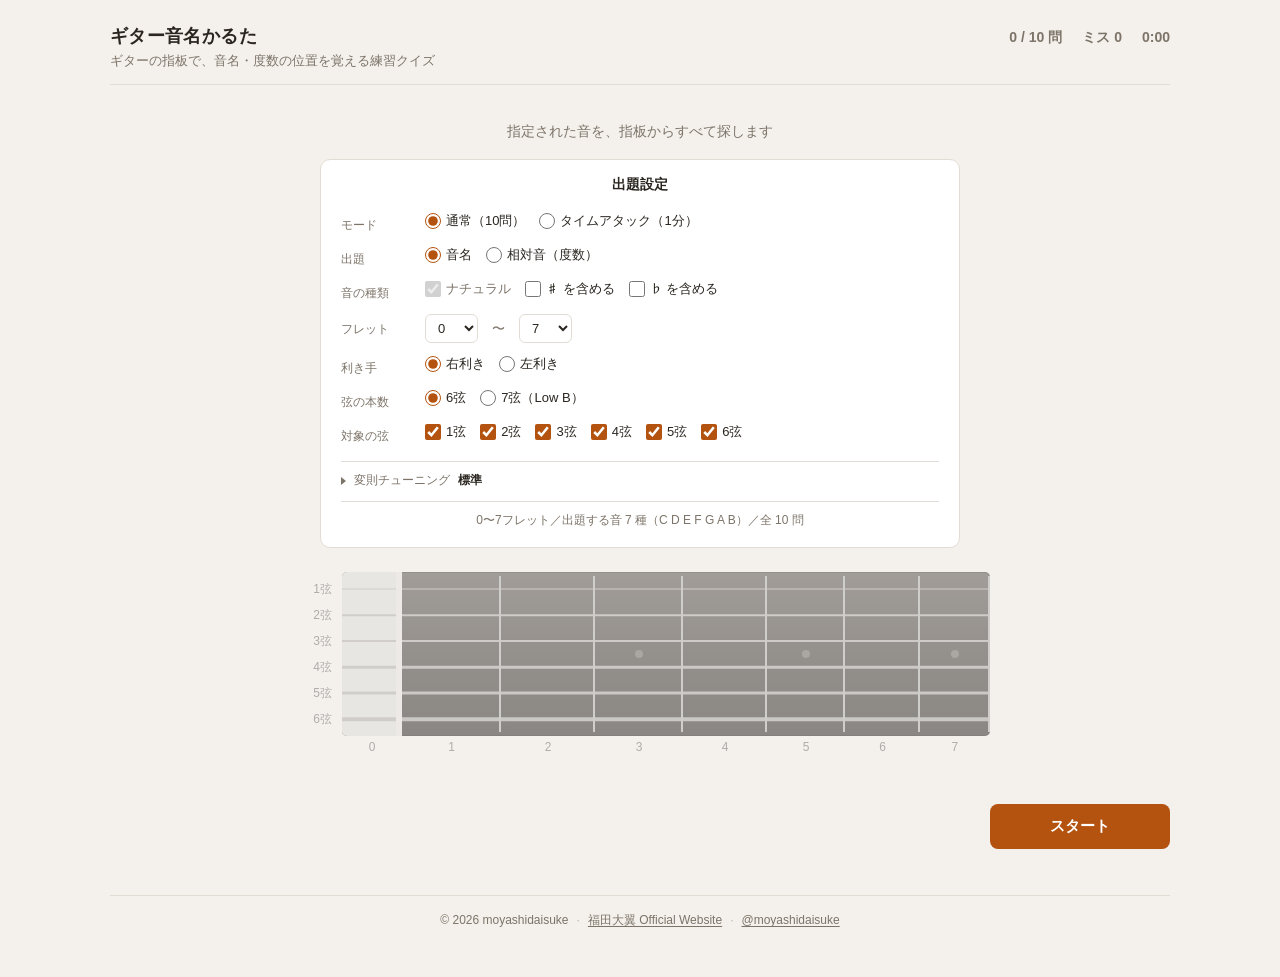
<file: index.html>
<!DOCTYPE html>
<html lang="ja">
  <head>
    <meta charset="utf-8" />
    <meta name="viewport" content="width=device-width, initial-scale=1" />
    <title>ギター音名かるた</title>
    <meta
      name="description"
      content="ギターの指板上の音名や度数（相対音）の位置を覚える練習クイズ。出された音を、かるたのように指板からすべて探して答えます。"
    />

    <!-- SNS でシェアされたときのカード表示用 -->
    <meta property="og:type" content="website" />
    <meta property="og:title" content="ギター音名かるた" />
    <meta
      property="og:description"
      content="ギターの指板上の音名や度数（相対音）の位置を覚える練習クイズ。出された音を、かるたのように指板からすべて探して答えます。"
    />
    <meta property="og:url" content="https://onmei.moyashidaisuke.com/" />
    <meta property="og:image" content="https://onmei.moyashidaisuke.com/og.png" />
    <meta property="og:image:width" content="1200" />
    <meta property="og:image:height" content="630" />
    <meta property="og:image:alt" content="ギター音名かるた。指板で、音名・度数の位置を覚える練習クイズ" />
    <meta property="og:locale" content="ja_JP" />
    <meta name="twitter:card" content="summary_large_image" />

    <link rel="canonical" href="https://onmei.moyashidaisuke.com/" />
    <link rel="icon" href="/favicon.svg" type="image/svg+xml" />
    <link rel="apple-touch-icon" href="/apple-touch-icon.png" />

    <!-- 検索エンジン向けの構造化データ（無料のWebアプリ、作者） -->
    <script type="application/ld+json">{"@context": "https://schema.org", "@type": "WebApplication", "name": "ギター音名かるた", "url": "https://onmei.moyashidaisuke.com/", "description": "ギターの指板上の音名や度数（相対音）の位置を覚える練習クイズ。出された音を、かるたのように指板からすべて探して答えます。", "applicationCategory": "EducationalApplication", "operatingSystem": "Web", "inLanguage": "ja", "offers": {"@type": "Offer", "price": "0", "priceCurrency": "JPY"}, "author": {"@type": "Person", "name": "福田大翼", "url": "https://moyashidaisuke.com/"}}</script>

    <link rel="stylesheet" href="styles.css" />
  </head>
  <body>
    <div class="app" id="app" data-state="idle">
      <header class="header">
        <div class="title-block">
          <h1 class="title">ギター音名かるた</h1>
          <p class="subtitle">ギターの指板で、音名・度数の位置を覚える練習クイズ</p>
        </div>
        <div class="stats">
          <span class="stat" id="progress">0 / 10 問</span>
          <span class="stat" id="miss">ミス 0</span>
          <span class="stat" id="timer">0:00</span>
        </div>
      </header>

      <main class="main">
        <section class="prompt" aria-live="polite">
          <p class="prompt-question">
            <strong class="prompt-note" id="question-note"></strong>
            <span class="prompt-lead" id="prompt-lead"></span>
          </p>
          <p class="prompt-remaining" id="remaining"></p>
        </section>

        <section class="settings" id="settings">
          <h2 class="settings-title">出題設定</h2>

          <div class="setting-row">
            <span class="setting-label">モード</span>
            <div class="setting-options" id="opt-mode">
              <label class="option">
                <input type="radio" name="mode" value="normal" checked /> 通常（10問）
              </label>
              <label class="option">
                <input type="radio" name="mode" value="timeattack" /> タイムアタック（1分）
              </label>
            </div>
          </div>

          <div class="setting-row">
            <span class="setting-label">出題</span>
            <div class="setting-options" id="opt-quiz-type">
              <label class="option">
                <input type="radio" name="quizType" value="note" checked /> 音名
              </label>
              <label class="option">
                <input type="radio" name="quizType" value="interval" /> 相対音（度数）
              </label>
            </div>
          </div>

          <div class="setting-row" data-interval-only hidden>
            <span class="setting-label">ルート</span>
            <div class="setting-options">
              <label class="option">
                <input type="checkbox" id="opt-show-root" /> 指板に表示する
              </label>
            </div>
          </div>

          <div class="setting-row" data-interval-only hidden>
            <span class="setting-label">度数の表記</span>
            <div class="setting-options" id="opt-interval-naming">
              <label class="option">
                <input type="radio" name="intervalNaming" value="ja" checked /> 和名（長3度）
              </label>
              <label class="option">
                <input type="radio" name="intervalNaming" value="en" /> 英語（3rd）
              </label>
            </div>
          </div>

          <div class="setting-row" data-interval-only hidden>
            <span class="setting-label">プリセット</span>
            <div class="setting-options">
              <label class="range-field">
                <select id="opt-interval-preset" aria-label="度数のプリセット"></select>
              </label>
            </div>
          </div>

          <div class="setting-row" data-interval-only hidden>
            <span class="setting-label">度数</span>
            <div class="setting-options" id="opt-intervals"></div>
          </div>

          <div class="setting-row" data-interval-only hidden>
            <span class="setting-label">テンション</span>
            <div class="setting-options" id="opt-tensions"></div>
          </div>

          <div class="setting-row">
            <span class="setting-label">音の種類</span>
            <div class="setting-options">
              <label class="option"><input type="checkbox" checked disabled /> ナチュラル</label>
              <label class="option"><input type="checkbox" id="opt-sharps" /> ♯ を含める</label>
              <label class="option"><input type="checkbox" id="opt-flats" /> ♭ を含める</label>
            </div>
          </div>

          <div class="setting-row">
            <span class="setting-label">フレット</span>
            <div class="setting-options">
              <label class="range-field">
                <select id="opt-fret-min" aria-label="開始フレット"></select>
              </label>
              <span class="range-sep">〜</span>
              <label class="range-field">
                <select id="opt-fret-max" aria-label="終了フレット"></select>
              </label>
            </div>
          </div>

          <div class="setting-row">
            <span class="setting-label">利き手</span>
            <div class="setting-options" id="opt-handedness">
              <label class="option">
                <input type="radio" name="handedness" value="right" checked /> 右利き
              </label>
              <label class="option">
                <input type="radio" name="handedness" value="left" /> 左利き
              </label>
            </div>
          </div>

          <div class="setting-row">
            <span class="setting-label">弦の本数</span>
            <div class="setting-options" id="opt-string-count">
              <label class="option">
                <input type="radio" name="stringCount" value="6" checked /> 6弦
              </label>
              <label class="option">
                <input type="radio" name="stringCount" value="7" /> 7弦（Low B）
              </label>
            </div>
          </div>

          <div class="setting-row">
            <span class="setting-label">対象の弦</span>
            <div class="setting-options" id="opt-strings">
              <label class="option"><input type="checkbox" value="1" checked /> 1弦</label>
              <label class="option"><input type="checkbox" value="2" checked /> 2弦</label>
              <label class="option"><input type="checkbox" value="3" checked /> 3弦</label>
              <label class="option"><input type="checkbox" value="4" checked /> 4弦</label>
              <label class="option"><input type="checkbox" value="5" checked /> 5弦</label>
              <label class="option"><input type="checkbox" value="6" checked /> 6弦</label>
              <label class="option" data-string-option="7">
                <input type="checkbox" value="7" checked /> 7弦
              </label>
            </div>
          </div>

          <details class="tuning">
            <summary class="tuning-summary">
              変則チューニング
              <span class="tuning-current" id="tuning-current">標準</span>
            </summary>

            <div class="setting-row">
              <span class="setting-label">プリセット</span>
              <div class="setting-options">
                <label class="range-field">
                  <select id="opt-tuning-preset" aria-label="チューニングのプリセット"></select>
                </label>
              </div>
            </div>

            <div class="tuning-strings" id="opt-tuning"></div>
          </details>

          <p class="settings-summary" id="settings-summary"></p>
        </section>

        <section class="result" aria-live="polite">
          <h2 class="result-title">セッション終了</h2>
          <dl class="result-grid">
            <div class="result-item" id="result-count-item">
              <dt id="result-count-label">出題数</dt>
              <dd id="result-questions">-</dd>
            </div>
            <div class="result-item">
              <dt>正解タップ</dt>
              <dd id="result-correct">-</dd>
            </div>
            <div class="result-item">
              <dt>誤答タップ</dt>
              <dd id="result-wrong">-</dd>
            </div>
            <div class="result-item">
              <dt id="result-time-label">かかった時間</dt>
              <dd id="result-time">-</dd>
            </div>
            <div class="result-item is-primary" id="result-main-item">
              <dt id="result-main-label">正答率</dt>
              <dd id="result-main">-</dd>
            </div>
          </dl>

          <div class="result-actions">
            <p class="share-title">結果をシェア</p>
            <div class="share-buttons">
              <a class="share-chip" id="share-x" target="_blank" rel="noopener noreferrer">
                <img class="share-icon" src="assets/x-logo.svg" alt="" width="15" height="15" />
                X
              </a>
              <a class="share-chip" id="share-line" target="_blank" rel="noopener noreferrer">
                <img class="share-icon" src="assets/line-icon.png" alt="" width="18" height="18" />
                LINE
              </a>
              <button class="share-chip" id="share-copy" type="button">コピー</button>
              <button class="share-chip" id="share-more" type="button">その他</button>
            </div>
            <p class="share-note" id="share-note" role="status" aria-live="polite"></p>
          </div>
        </section>

        <section class="board-area">
          <div class="fretboard" id="fretboard"></div>
        </section>
      </main>

      <footer class="footer">
        <button class="secondary-button" id="secondary-button" type="button">設定を変える</button>
        <button class="primary-button" id="primary-button" type="button">スタート</button>
      </footer>

      <footer class="site-footer">
        <p class="credit">
          © 2026 moyashidaisuke<span class="credit-sep">·</span
          ><a
            class="credit-link"
            href="https://moyashidaisuke.com/"
            target="_blank"
            rel="noopener noreferrer"
            >福田大翼 Official Website</a
          ><span class="credit-sep">·</span
          ><a
            class="credit-link"
            href="https://x.com/moyashidaisuke"
            target="_blank"
            rel="noopener noreferrer"
            >@moyashidaisuke</a
          >
        </p>
      </footer>
    </div>

    <p class="sr-only" id="sr-status" role="status" aria-live="polite"></p>

    <script type="module" src="src/main.js"></script>
  </body>
</html>
</file>
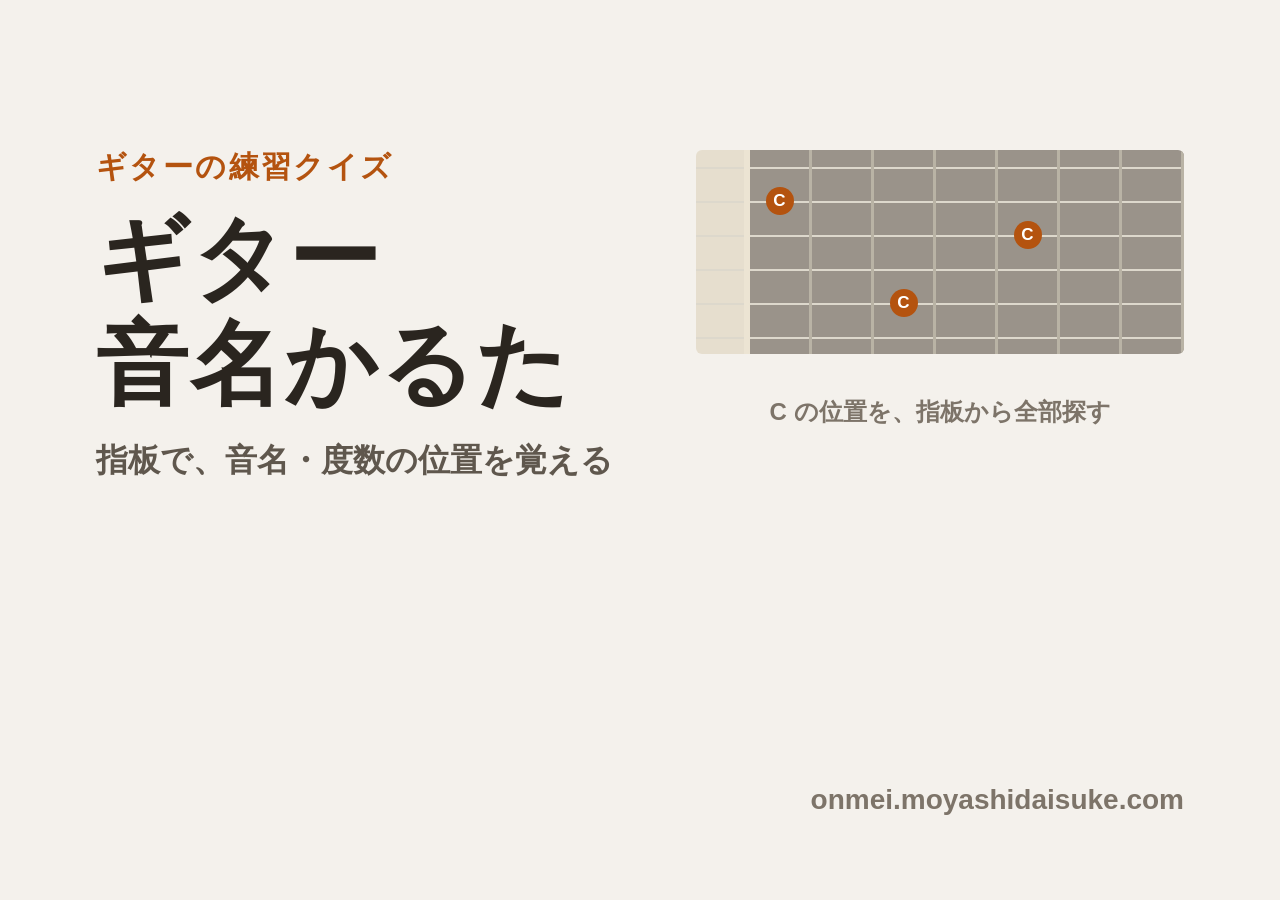
<file: docs/og-image.html>
<!doctype html>
<!-- 共有用画像 og.png（1200×630）の元。再生成：Chrome で --headless=new --window-size=1200,630 --virtual-time-budget=6000 --screenshot=og.png を付けてこのファイルを開く。 -->
<html lang="ja"><head><meta charset="utf-8">
<style>
  html, body { margin: 0; width: 1200px; height: 630px; overflow: hidden; }
  body { box-sizing: border-box; display: flex; flex-direction: column; justify-content: center; padding: 0 96px; background: #f4f1ec; color: #2a251f; font-family: "Hiragino Sans", "Hiragino Kaku Gothic ProN", sans-serif; }
  .label { margin: 0 0 18px; color: #b4530f; font-size: 30px; font-weight: 700; letter-spacing: .08em; }
  h1 { margin: 0; font-size: 92px; font-weight: 800; letter-spacing: .02em; line-height: 1.15; }
  .lead { margin: 22px 0 0; max-width: 520px; color: #5f574d; font-size: 32px; font-weight: 600; }
  .board { position: absolute; right: 96px; top: 150px; display: grid; grid-template-columns: 54px repeat(7, 62px); grid-template-rows: repeat(6, 34px); background: linear-gradient(90deg, #e6dece 54px, #9a938a 54px); border-radius: 6px; overflow: hidden; }
  .cell { position: relative; border-right: 3px solid #b9b3a5; }
  .cell.open { border-right: 6px solid #ece4d3; }
  .cell::before { content: ""; position: absolute; left: 0; right: 0; top: 50%; height: 2px; background: #ddd8cc; }
  .dot { position: absolute; top: 3px; left: 50%; z-index: 1; width: 28px; height: 28px; margin-left: -14px; border-radius: 50%; background: #b4530f; color: #fff; font: 700 17px/28px sans-serif; text-align: center; }
  .caption { position: absolute; right: 96px; top: 372px; width: 488px; color: #7d7469; font-size: 24px; font-weight: 600; text-align: center; }
  .url { position: absolute; right: 96px; bottom: 56px; color: #7d7469; font-size: 28px; font-weight: 600; }
</style></head>
<body>
  <p class="label">ギターの練習クイズ</p>
  <h1>ギター<br />音名かるた</h1>
  <p class="lead">指板で、音名・度数の位置を覚える</p>
  <!-- 0〜7フレットの C（2弦1F・5弦3F・3弦5F） -->
  <div class="board"><div class="cell open"></div><div class="cell"></div><div class="cell"></div><div class="cell"></div><div class="cell"></div><div class="cell"></div><div class="cell"></div><div class="cell"></div><div class="cell open"></div><div class="cell"><span class="dot">C</span></div><div class="cell"></div><div class="cell"></div><div class="cell"></div><div class="cell"></div><div class="cell"></div><div class="cell"></div><div class="cell open"></div><div class="cell"></div><div class="cell"></div><div class="cell"></div><div class="cell"></div><div class="cell"><span class="dot">C</span></div><div class="cell"></div><div class="cell"></div><div class="cell open"></div><div class="cell"></div><div class="cell"></div><div class="cell"></div><div class="cell"></div><div class="cell"></div><div class="cell"></div><div class="cell"></div><div class="cell open"></div><div class="cell"></div><div class="cell"></div><div class="cell"><span class="dot">C</span></div><div class="cell"></div><div class="cell"></div><div class="cell"></div><div class="cell"></div><div class="cell open"></div><div class="cell"></div><div class="cell"></div><div class="cell"></div><div class="cell"></div><div class="cell"></div><div class="cell"></div><div class="cell"></div></div>
  <p class="caption">C の位置を、指板から全部探す</p>
  <p class="url">onmei.moyashidaisuke.com</p>
</body></html>
</file>
<file: styles.css>
:root {
  --page-bg: #f4f1ec;
  --panel-bg: #ffffff;
  --text: #2a251f;
  --muted: #7d7469;
  --line: #e2ddd4;
  --accent: #b4530f;

  --wood-top: #7a5333;
  --wood-mid: #5c3b24;
  --wood-bottom: #462e1c;
  --nut: #ece4d3;
  --nut-area: #e6dece;
  --fret-wire: #b9b3a5;
  --string: #ddd8cc;

  --correct: #2e7d32;
  --wrong: #c62828;
  --root: #1565c0;

  --label-w: 52px;
  --open-w: 60px;
  /* 弦の間隔。1弦の上・6弦の下の余白はこの半分になる */
  --row-h: 26px;
  --number-h: 30px;
  /* 1弦の上・6弦の下にも板がはみ出す分 */
  --board-pad: 4px;
}

* {
  box-sizing: border-box;
}

body {
  margin: 0;
  background: var(--page-bg);
  color: var(--text);
  font-family: -apple-system, BlinkMacSystemFont, 'Hiragino Sans', 'Noto Sans JP', sans-serif;
  /* ダブルタップズームによるタップ反応の遅延を防ぐ */
  touch-action: manipulation;
  -webkit-text-size-adjust: 100%;
}

.app {
  max-width: 1100px;
  margin: 0 auto;
  padding: 24px 20px 48px;
}

/* ---------- ヘッダー ---------- */

.header {
  display: flex;
  flex-wrap: wrap;
  gap: 6px 16px;
  align-items: baseline;
  justify-content: space-between;
  padding-bottom: 14px;
  border-bottom: 1px solid var(--line);
}

.title {
  margin: 0;
  font-size: 18px;
  letter-spacing: 0.02em;
}

/* ツール名だけでは中身が分からないので、何ができるかを一文で添える */
.subtitle {
  margin: 4px 0 0;
  color: var(--muted);
  font-size: 13px;
}

.stats {
  display: flex;
  gap: 20px;
  margin-left: auto;
  white-space: nowrap;
  font-size: 14px;
  font-variant-numeric: tabular-nums;
  color: var(--muted);
}

.stat {
  font-weight: 600;
}

/* ---------- 出題エリア ---------- */

.main {
  padding: 28px 0 8px;
}

.prompt {
  text-align: center;
  min-height: 128px;
}

.prompt-question {
  margin: 0;
  display: flex;
  align-items: baseline;
  justify-content: center;
  gap: 12px;
}

.prompt-note {
  font-size: 56px;
  line-height: 1.1;
  color: var(--accent);
  font-variant-numeric: tabular-nums;
}

.prompt-note:empty {
  display: none;
}

.prompt-lead {
  font-size: 18px;
  font-weight: 600;
}

.prompt-remaining {
  margin: 10px 0 0;
  font-size: 14px;
  color: var(--muted);
}

/* ---------- 出題設定（スタート前のみ表示） ---------- */

.settings {
  display: none;
  max-width: 640px;
  margin: 0 auto;
  padding: 16px 20px 18px;
  background: var(--panel-bg);
  border: 1px solid var(--line);
  border-radius: 10px;
}

.app[data-state='idle'] .settings {
  display: block;
}

/* 設定画面では出題文が空になるため、その分の高さを詰める */
.app[data-state='idle'] .prompt {
  min-height: 0;
  margin-bottom: 18px;
}

.settings-title {
  margin: 0 0 12px;
  font-size: 14px;
  text-align: center;
}

.setting-row {
  display: flex;
  align-items: baseline;
  gap: 12px;
  padding: 6px 0;
}

/*
 * display を指定した要素では hidden 属性が効かなくなるため、明示的に打ち消す。
 * （hidden は display: none 相当だが、後から書いた display: flex に負ける）
 */
.setting-row[hidden] {
  display: none;
}

.setting-label {
  flex: none;
  width: 72px;
  font-size: 12px;
  color: var(--muted);
}

.setting-options {
  display: flex;
  flex-wrap: wrap;
  align-items: center;
  gap: 6px 14px;
}

.range-field select {
  padding: 5px 8px;
  border: 1px solid var(--line);
  border-radius: 6px;
  background: var(--panel-bg);
  color: var(--text);
  font-family: inherit;
  font-size: 13px;
  cursor: pointer;
}

.range-sep {
  color: var(--muted);
  font-size: 13px;
}

.option {
  display: flex;
  align-items: center;
  gap: 5px;
  font-size: 13px;
  cursor: pointer;
  -webkit-tap-highlight-color: transparent;
}

.option input {
  width: 16px;
  height: 16px;
  margin: 0;
  accent-color: var(--accent);
  cursor: pointer;
}

.option input:disabled,
.option input:disabled + * {
  cursor: default;
}

.option:has(input:disabled) {
  color: var(--muted);
  cursor: default;
}

/* 変則チューニングは使う人が限られるため、既定では畳んでおく */
.tuning {
  margin-top: 10px;
  padding-top: 10px;
  border-top: 1px solid var(--line);
}

/*
 * display を指定すると summary の既定マーカーが消えるため、自前で三角を描く。
 * 畳めることが見た目で分からないと気づかれないため。
 */
.tuning-summary {
  display: flex;
  align-items: center;
  gap: 8px;
  font-size: 12px;
  color: var(--muted);
  cursor: pointer;
  list-style: none;
  -webkit-tap-highlight-color: transparent;
}

.tuning-summary::-webkit-details-marker {
  display: none;
}

.tuning-summary::before {
  content: '';
  flex: none;
  width: 0;
  height: 0;
  border-left: 5px solid currentColor;
  border-top: 4px solid transparent;
  border-bottom: 4px solid transparent;
  transition: transform 150ms ease;
}

.tuning[open] .tuning-summary::before {
  transform: rotate(90deg);
}

.tuning-current {
  font-weight: 700;
  color: var(--text);
  font-variant-numeric: tabular-nums;
}

.tuning-strings {
  display: flex;
  flex-wrap: wrap;
  gap: 8px 12px;
  padding: 4px 0 2px;
}

.tuning-field {
  display: flex;
  align-items: center;
  gap: 5px;
}

.tuning-field-label {
  font-size: 12px;
  color: var(--muted);
}

.tuning-field select {
  padding: 4px 6px;
  border: 1px solid var(--line);
  border-radius: 6px;
  background: var(--panel-bg);
  color: var(--text);
  font-family: inherit;
  font-size: 12px;
  font-variant-numeric: tabular-nums;
  cursor: pointer;
}

.settings-summary {
  margin: 12px 0 0;
  padding-top: 10px;
  border-top: 1px solid var(--line);
  font-size: 12px;
  color: var(--muted);
  text-align: center;
}

.settings-summary.is-warning {
  color: var(--wrong);
  font-weight: 600;
}

/* ---------- リザルト ---------- */

.result {
  display: none;
  max-width: 640px;
  margin: 0 auto;
  padding: 20px 24px 24px;
  background: var(--panel-bg);
  border: 1px solid var(--line);
  border-radius: 10px;
}

.app[data-state='result'] .prompt {
  display: none;
}

.app[data-state='result'] .result {
  display: block;
}

/* 結果画面ではスコアに集中させるため指板を出さない */
.app[data-state='result'] .board-area {
  display: none;
}

.result-title {
  margin: 0 0 16px;
  font-size: 16px;
  text-align: center;
}

.result-grid {
  display: grid;
  grid-template-columns: repeat(5, 1fr);
  gap: 10px;
  margin: 0;
}

.result-item {
  text-align: center;
  padding: 12px 8px;
  background: var(--page-bg);
  border-radius: 8px;
}

.result-item.is-primary {
  background: #fdf1e6;
}

.result-item dt {
  font-size: 12px;
  color: var(--muted);
}

.result-item dd {
  margin: 6px 0 0;
  font-size: 22px;
  font-weight: 700;
  font-variant-numeric: tabular-nums;
}

.result-item.is-primary dd {
  color: var(--accent);
}

/* タイムアタックの主役は正答率ではなくクリア数なので、強調を入れ替える */
.app[data-mode='timeattack'] #result-count-item {
  background: #fdf1e6;
}

.app[data-mode='timeattack'] #result-count-item dd {
  color: var(--accent);
}

.app[data-mode='timeattack'] #result-main-item {
  background: var(--page-bg);
}

.app[data-mode='timeattack'] #result-main-item dd {
  color: var(--text);
}

.result-actions {
  margin-top: 16px;
  padding-top: 14px;
  border-top: 1px solid var(--line);
  text-align: center;
}

.share-title {
  margin: 0 0 10px;
  font-size: 12px;
  color: var(--muted);
}

.share-buttons {
  display: flex;
  flex-wrap: wrap;
  justify-content: center;
  gap: 8px;
}

/*
 * 各サービスのロゴは公式配布物をそのまま載せる（出所は assets/README.md）。
 * ブランド色で塗らず白地に統一するのは、公式ボタンとの誤認を避けるため。
 * padding がロゴ周囲の余白を兼ねる。
 */
.share-chip {
  display: inline-flex;
  align-items: center;
  justify-content: center;
  gap: 7px;
  min-width: 92px;
  padding: 9px 16px;
  border: 1px solid var(--line);
  border-radius: 999px;
  background: var(--panel-bg);
  color: var(--text);
  font-family: inherit;
  font-size: 13px;
  font-weight: 700;
  text-decoration: none;
  cursor: pointer;
  transition: background-color 150ms ease;
  -webkit-tap-highlight-color: transparent;
}

.share-chip[hidden] {
  display: none;
}

.option[hidden] {
  display: none;
}

.share-icon {
  display: block;
  flex: none;
}

@media (hover: hover) {
  .share-chip:hover {
    background: var(--page-bg);
  }
}

.share-chip:active {
  background: #e9e4db;
}

.share-note {
  margin: 8px 0 0;
  font-size: 11px;
  color: var(--muted);
}

.share-note:empty {
  display: none;
}

/* ---------- 指板 ---------- */

.board-area {
  margin-top: 28px;
}

.fretboard {
  position: relative;
  display: grid;
  /* 列は JS で組み立てる（弦ラベル / 開放弦 / 各フレット） */
  /* 行数は弦の本数に応じて JS で設定する */
  grid-template-rows: repeat(6, var(--row-h)) var(--number-h);
  width: 100%;
  /* 大画面で間延びさせないための上限 */
  max-width: 700px;
  margin: 0 auto;
}

.board-bg,
.nut-bg {
  position: absolute;
  top: calc(var(--board-pad) * -1);
  bottom: calc(var(--number-h) - var(--board-pad));
  left: var(--label-w);
}

/* 左利きは弦ラベルが右端に来るので、下地も左右を入れ替える */
.fretboard.is-lefty .board-bg,
.fretboard.is-lefty .nut-bg {
  left: 0;
  right: var(--label-w);
}

.board-bg {
  right: 0;
  border-radius: 5px;
  background: linear-gradient(180deg, var(--wood-top), var(--wood-mid) 55%, var(--wood-bottom));
  box-shadow: inset 0 0 0 1px rgba(0, 0, 0, 0.28);
}

.nut-bg {
  width: var(--open-w);
  border-right: 6px solid var(--nut);
  border-radius: 5px 0 0 5px;
  background: var(--nut-area);
}

.fretboard.is-lefty .nut-bg {
  left: auto;
  border-right: 0;
  border-left: 6px solid var(--nut);
  border-radius: 0 5px 5px 0;
}

/* フレットワイヤーとナットは、低音フレット側（左利きでは右）に引く */
.fretboard.is-lefty .cell {
  border-right: 0;
  border-left: 2px solid var(--fret-wire);
}

.fretboard.is-lefty .cell.is-open {
  border-left: 6px solid var(--nut);
}

.fretboard.is-lefty .string-label {
  justify-content: flex-start;
  padding-right: 0;
  padding-left: 10px;
}

.string-label {
  display: flex;
  align-items: center;
  justify-content: flex-end;
  padding-right: 10px;
  font-size: 12px;
  color: var(--muted);
}

.cell {
  position: relative;
  z-index: 1;
  appearance: none;
  padding: 0;
  border: 0;
  border-right: 2px solid var(--fret-wire);
  background: transparent;
  color: #fff;
  font-family: inherit;
  font-size: 13px;
  font-weight: 700;
  line-height: 1;
  font-variant-numeric: tabular-nums;
  cursor: pointer;
  transition: background-color 150ms ease;
  -webkit-tap-highlight-color: transparent;
  /* 列が狭いとき、音名が隣のマスへはみ出さないようにする */
  overflow: hidden;
}

/* 弦 */
.cell::before {
  content: '';
  position: absolute;
  top: 50%;
  left: 0;
  right: 0;
  height: var(--string-w, 2px);
  transform: translateY(-50%);
  /* 弦はセルの背景より上・音名ラベルより下に描く */
  z-index: -1;
  background: var(--string);
  opacity: 0.7;
  pointer-events: none;
}

/* ナット側は下地が明るいため、弦を暗い色で描く */
.cell.is-open::before {
  background: #a89e8b;
}

.cell.s1 { --string-w: 1px; }
.cell.s2 { --string-w: 1.5px; }
.cell.s3 { --string-w: 2px; }
.cell.s4 { --string-w: 2.5px; }
.cell.s5 { --string-w: 3px; }
.cell.s6 { --string-w: 3.5px; }
.cell.s7 { --string-w: 4px; }

/* ポジションマーク。セルより下に敷き、正解・誤答の色で隠れるようにする */
.inlay {
  position: absolute;
  inset: 0;
  z-index: 0;
  display: flex;
  align-items: center;
  justify-content: center;
  pointer-events: none;
}

.inlay::before {
  content: '';
  width: 8px;
  height: 8px;
  border-radius: 50%;
  background: rgba(255, 255, 255, 0.22);
}

/* 開放弦（ナットの左側） */
.cell.is-open {
  background: var(--nut-area);
  border-right: 6px solid var(--nut);
  color: var(--text);
}

/*
 * ホバー効果はマウスがある環境に限定する。
 * タッチ端末では :hover がタップ後に残り、判定済みでないセルが選択中に見えてしまうため。
 * 判定済みのセルは、ホバーで正誤の色が戻らないよう除外する。
 */
@media (hover: hover) {
  .cell:not(:disabled):not(.is-correct):not(.is-wrong):not(.is-root):hover {
    background-color: rgba(255, 255, 255, 0.16);
  }

  .cell.is-open:not(:disabled):not(.is-correct):not(.is-wrong):not(.is-root):hover {
    background-color: #d9d0bd;
  }
}

/* タッチ端末でも押した瞬間の手応えが出るようにする */
.cell:not(:disabled):not(.is-correct):not(.is-wrong):not(.is-root):active {
  background-color: rgba(255, 255, 255, 0.3);
}

.cell.is-open:not(:disabled):not(.is-correct):not(.is-wrong):not(.is-root):active {
  background-color: #cec3ac;
}

.cell:focus-visible {
  outline: 3px solid #1e88e5;
  outline-offset: -3px;
}

.cell.is-correct,
.cell.is-correct.is-open {
  background-color: var(--correct);
  color: #fff;
}

.cell.is-wrong,
.cell.is-wrong.is-open {
  background-color: var(--wrong);
  color: #fff;
}

/* 相対音モードで基準として示すルート音。正誤とは別物と分かる色にする */
.cell.is-root,
.cell.is-root.is-open {
  background-color: var(--root);
  color: #fff;
}

.fretboard.is-locked .cell {
  cursor: default;
}

/*
 * 出題対象外の弦。opacity で薄くすると板が透けて明るくなり「無効」に見えないため、
 * 暗いベールを重ねて沈める。
 */
.cell.is-muted::after {
  content: '';
  position: absolute;
  inset: 0;
  z-index: 2;
  background: rgba(18, 12, 6, 0.55);
  pointer-events: none;
}

.string-label.is-muted {
  opacity: 0.4;
}

/*
 * クリア後・リザルトでは回答結果を見せる場面なので彩度は落とさない。
 * グレーアウトはプレイ開始前だけに限定する。
 */
.app[data-state='idle'] .fretboard {
  filter: grayscale(0.85);
  opacity: 0.55;
}

.fret-number {
  display: flex;
  align-items: center;
  justify-content: center;
  font-size: 12px;
  color: var(--muted);
  font-variant-numeric: tabular-nums;
}

/* 列が多いときは 1 マスが狭くなるため、はみ出さないよう文字を詰める */
.fretboard.is-dense .cell {
  font-size: 10px;
}

.fretboard.is-dense .fret-number {
  font-size: 10px;
}

/* ---------- フッター ---------- */

/*
 * 設定パネルと指板で縦に長くなり、端末によってはボタンが画面外に出るため
 * 画面下端に貼り付ける。最下部まで送ると通常の位置に戻り、著作者表示が出る。
 */
.footer {
  position: sticky;
  bottom: 0;
  z-index: 5;
  display: flex;
  justify-content: flex-end;
  gap: 10px;
  margin-top: 24px;
  padding: 10px 0;
  background: var(--page-bg);
}

/* 「設定を変える」は結果画面だけに出す */
.secondary-button {
  display: none;
  padding: 13px 20px;
  border: 1px solid var(--line);
  border-radius: 8px;
  background: var(--panel-bg);
  color: var(--text);
  font-family: inherit;
  font-size: 14px;
  font-weight: 600;
  cursor: pointer;
  -webkit-tap-highlight-color: transparent;
}

.app[data-state='result'] .secondary-button {
  display: block;
}

@media (hover: hover) {
  .secondary-button:hover {
    background: var(--page-bg);
  }
}

.primary-button {
  min-width: 180px;
  padding: 13px 24px;
  border: 0;
  border-radius: 8px;
  background: var(--accent);
  color: #fff;
  font-size: 15px;
  font-weight: 700;
  cursor: pointer;
  transition: background-color 150ms ease;
}

@media (hover: hover) {
  .primary-button:not(:disabled):hover {
    background: #9c4409;
  }
}

.primary-button:not(:disabled):active {
  background: #8c3d08;
}

.primary-button:disabled {
  background: #ded9d1;
  color: #948b7f;
  cursor: default;
}

/* ---------- スマートフォン ---------- */

/*
 * 指板を 0〜7 フレットに絞ってあるため、横向きのまま画面幅に収まる。
 * 弦ラベルと開放弦列を詰めてフレット列の幅を稼ぎ、行の高さでタップ領域を確保する。
 * 375px 幅で 1 マスあたり約 42 × 48px。
 */
@media (max-width: 600px) {
  :root {
    --label-w: 30px;
    --open-w: 34px;
    --row-h: 32px;
    --number-h: 26px;
    --board-pad: 3px;
  }

  .app {
    padding: 14px 10px 24px;
  }

  .title {
    font-size: 15px;
  }

  .stats {
    gap: 12px;
    font-size: 12px;
  }

  .main {
    padding: 18px 0 4px;
  }

  .prompt {
    min-height: 96px;
  }

  .prompt-question {
    gap: 8px;
  }

  .prompt-note {
    font-size: 40px;
  }

  .prompt-lead {
    font-size: 15px;
  }

  .prompt-remaining {
    margin-top: 8px;
    font-size: 13px;
  }

  .result {
    padding: 16px 14px 18px;
  }

  .result-grid {
    grid-template-columns: repeat(2, 1fr);
    gap: 10px;
  }

  /* 5 項目だと 2 列で 1 つ余るため、正答率を全幅にして締める */
  .result-item.is-primary {
    grid-column: span 2;
  }

  .result-item dd {
    font-size: 20px;
  }

  .board-area {
    margin-top: 18px;
  }

  .string-label {
    padding-right: 5px;
    font-size: 10px;
  }

  .fret-number {
    font-size: 10px;
  }

  .cell {
    border-right-width: 1px;
    font-size: 12px;
  }

  .cell.is-open,
  .nut-bg {
    border-right-width: 4px;
  }

  .footer {
    margin-top: 20px;
  }

  .primary-button {
    /* 「設定を変える」と並ぶ場合も破綻しないよう、幅ではなく flex で伸ばす */
    flex: 1;
    padding: 15px 24px;
    font-size: 16px;
  }

  .secondary-button {
    flex: none;
    padding: 15px 16px;
  }

  .settings {
    padding: 14px 14px 16px;
  }

  /* ラベルと選択肢を縦に積み、選択肢の折り返しを減らす */
  .setting-row {
    flex-direction: column;
    gap: 6px;
  }

  .setting-label {
    width: auto;
  }
}

/* ---------- 著作者表示 ---------- */

.site-footer {
  margin-top: 36px;
  padding-top: 16px;
  border-top: 1px solid var(--line);
  text-align: center;
}

.credit {
  margin: 0;
  font-size: 12px;
  color: var(--muted);
}

.credit-sep {
  margin: 0 8px;
  opacity: 0.5;
}

.credit-link {
  color: var(--muted);
  text-decoration: underline;
  text-underline-offset: 2px;
  -webkit-tap-highlight-color: transparent;
}

@media (hover: hover) {
  .credit-link:hover {
    color: var(--accent);
  }
}

/* ---------- ユーティリティ ---------- */

.sr-only {
  position: absolute;
  width: 1px;
  height: 1px;
  margin: -1px;
  padding: 0;
  overflow: hidden;
  clip: rect(0 0 0 0);
  white-space: nowrap;
  border: 0;
}

/* リンクの途中では折り返さない */
.credit-link {
  white-space: nowrap;
}
</file>
